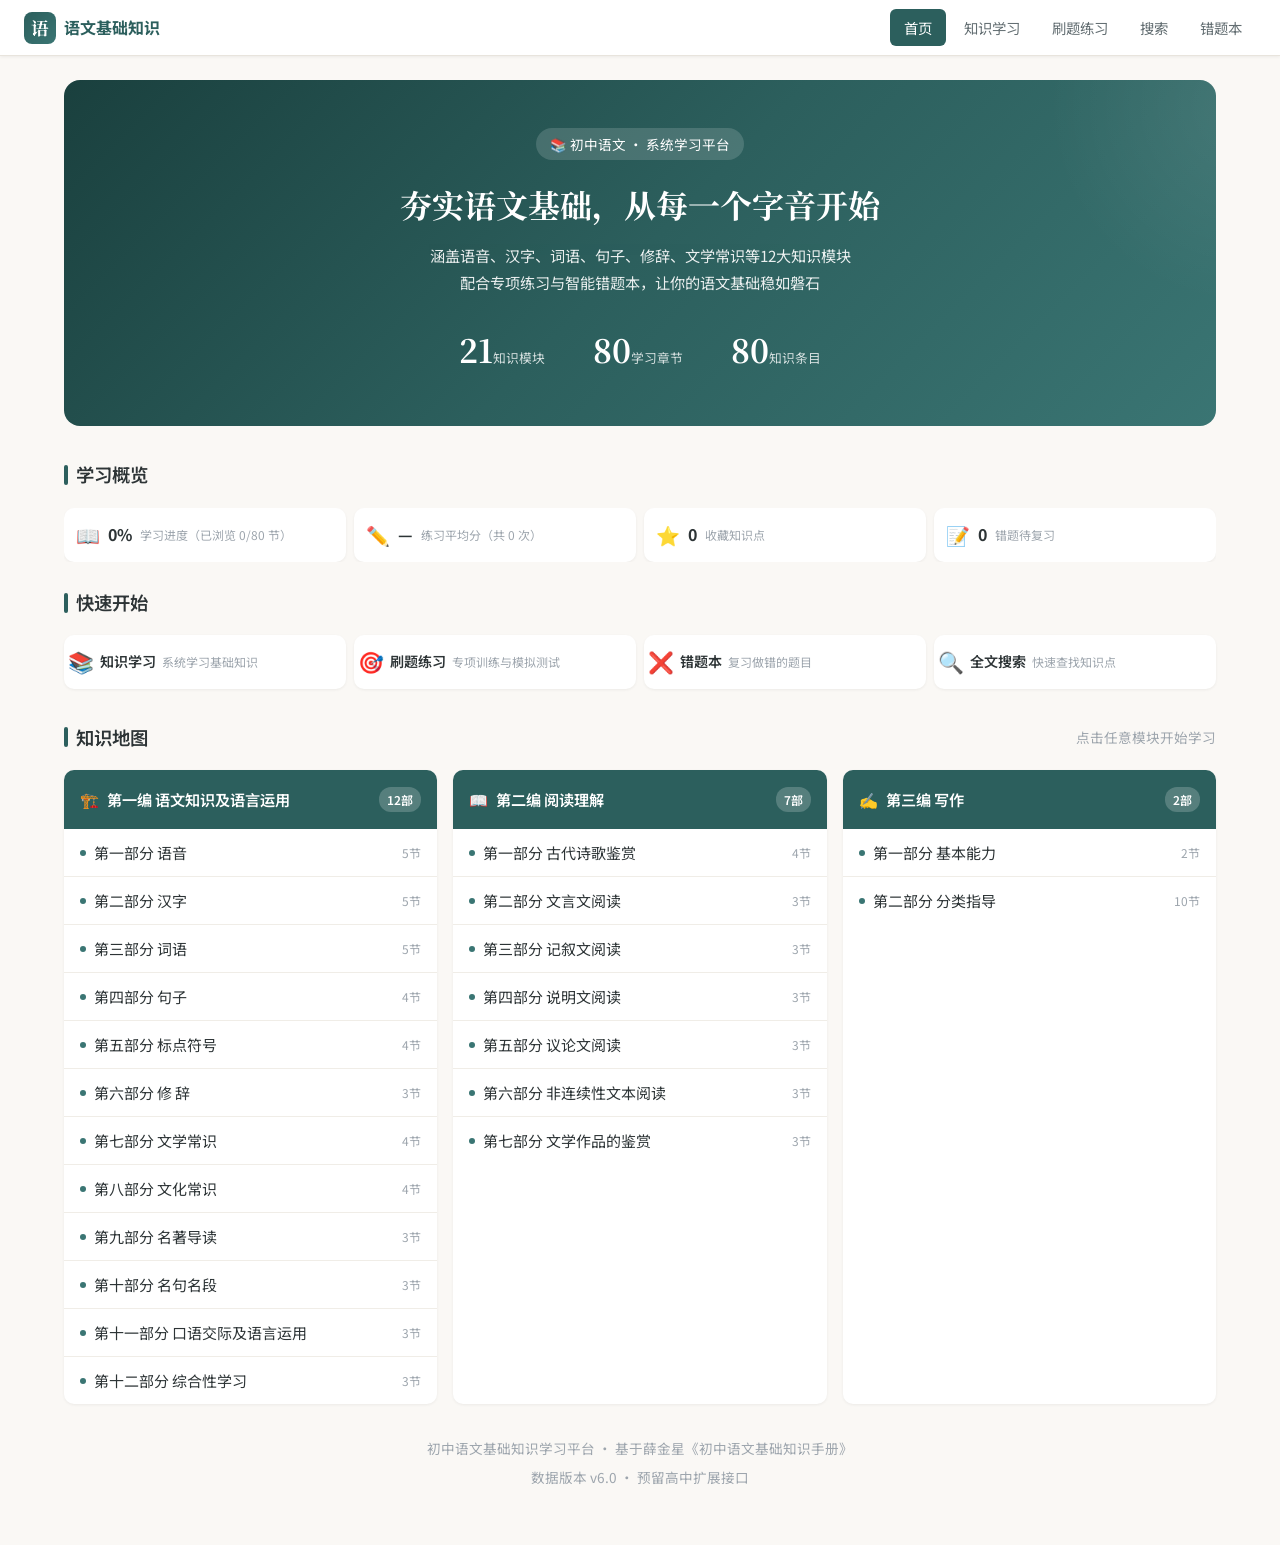
<file: index.html>
<!DOCTYPE html>
<html lang="zh-CN">
<head>
  <meta charset="UTF-8">
  <meta name="viewport" content="width=device-width, initial-scale=1.0">
  <meta http-equiv="Cache-Control" content="no-cache, no-store, must-revalidate">
  <meta http-equiv="Pragma" content="no-cache">
  <meta http-equiv="Expires" content="0">
  <title>初中语文基础知识学习平台</title>
  <meta name="description" content="系统学习初中语文基础知识，涵盖语音、汉字、词语、修辞、文学常识等">
  <link rel="preconnect" href="https://fonts.googleapis.com">
  <link href="https://fonts.googleapis.com/css2?family=Noto+Sans+SC:wght@400;500;600;700&family=Noto+Serif+SC:wght@400;600;700&display=swap" rel="stylesheet">
  <link rel="stylesheet" href="css/style.css?v=20260621c">
</head>
<body>

  <nav class="navbar">
    <div class="navbar__brand">
      <a href="index.html" style="text-decoration:none;display:flex;align-items:center;gap:0.5rem;color:inherit;">
        <div class="navbar__logo">语</div><span>语文基础知识</span>
      </a>
    </div>
    <div class="navbar__nav" id="navbar-nav">
      <a class="navbar__link navbar__link--active" href="index.html">首页</a>
      <a class="navbar__link" href="knowledge.html">知识学习</a>
      <a class="navbar__link" href="practice.html">刷题练习</a>
      <a class="navbar__link" href="search.html">搜索</a>
      <a class="navbar__link" href="errorbook.html">错题本</a>
    </div>
    <button class="navbar__menu-toggle" id="menu-toggle">☰</button>
  </nav>

  <div class="page-container">
    <div class="page-content">

      <!-- Hero -->
      <section class="hero">
        <div class="hero__badge">📚 初中语文 · 系统学习平台</div>
        <h1>夯实语文基础，从每一个字音开始</h1>
        <p>涵盖语音、汉字、词语、句子、修辞、文学常识等12大知识模块<br>配合专项练习与智能错题本，让你的语文基础稳如磐石</p>
        <div class="hero__stats">
          <div class="hero__stat"><span class="hero__stat-num" id="stat-parts">0</span><span class="hero__stat-label">知识模块</span></div>
          <div class="hero__stat"><span class="hero__stat-num" id="stat-sections">0</span><span class="hero__stat-label">学习章节</span></div>
          <div class="hero__stat"><span class="hero__stat-num" id="stat-items">0</span><span class="hero__stat-label">知识条目</span></div>
        </div>
      </section>

      <!-- 学习概览 -->
      <section>
        <div class="section-header">
          <div class="section-title"><span class="section-title__icon"></span><span>学习概览</span></div>
        </div>
        <div class="dashboard">
          <div class="dashboard__card fade-in">
            <div class="dashboard__icon">📖</div>
            <div class="dashboard__value" id="dash-progress">0%</div>
            <div class="dashboard__label" id="dash-progress-label">学习进度</div>
          </div>
          <div class="dashboard__card fade-in">
            <div class="dashboard__icon">✏️</div>
            <div class="dashboard__value" id="dash-score">—</div>
            <div class="dashboard__label" id="dash-score-label">练习平均分</div>
          </div>
          <div class="dashboard__card fade-in">
            <div class="dashboard__icon">⭐</div>
            <div class="dashboard__value" id="dash-bookmark">0</div>
            <div class="dashboard__label" id="dash-bookmark-label">收藏知识点</div>
          </div>
          <div class="dashboard__card fade-in">
            <div class="dashboard__icon">📝</div>
            <div class="dashboard__value" id="dash-error">0</div>
            <div class="dashboard__label" id="dash-error-label">错题待复习</div>
          </div>
        </div>
      </section>

      <!-- 快速入口 -->
      <section>
        <div class="section-header">
          <div class="section-title"><span class="section-title__icon"></span><span>快速开始</span></div>
        </div>
        <div class="quick-entries" id="quick-entries"></div>
      </section>

      <!-- 知识地图 -->
      <section>
        <div class="section-header">
          <div class="section-title"><span class="section-title__icon"></span><span>知识地图</span></div>
          <span style="font-size:0.85rem;color:var(--color-text-tertiary);">点击任意模块开始学习</span>
        </div>
        <div class="knowledge-map">
          <div class="knowledge-map__grid" id="knowledge-map-grid"></div>
        </div>
      </section>

      <footer style="text-align:center;padding:var(--space-xl) 0;color:var(--color-text-tertiary);font-size:0.85rem;">
        <p>初中语文基础知识学习平台 · 基于薛金星《初中语文基础知识手册》</p>
        <p style="margin-top:4px;">数据版本 v6.0 · 预留高中扩展接口</p>
      </footer>

    </div>
  </div>

  <script src="js/data.js?v=20260622a"></script>
  <script src="js/question-bank.js?v=20260621c"></script>
  <script src="js/app.js?v=20260622b"></script>
</body>
</html>
</file>
<file: css/style.css>
/* ============================================
   初中语文基础知识学习网站 - 全局样式
   设计理念：墨色青韵 · 简洁雅致 · 阅读优先
   ============================================ */

/* ---------- Reset ---------- */
*, *::before, *::after { box-sizing: border-box; margin: 0; padding: 0; }
html { scroll-behavior: smooth; -webkit-text-size-adjust: 100%; }
body {
  font-family: 'Noto Sans SC', -apple-system, BlinkMacSystemFont, sans-serif;
  font-size: 15px; line-height: 1.8; color: var(--color-text);
  background: var(--color-bg); -webkit-font-smoothing: antialiased;
}
a { color: inherit; text-decoration: none; }
button { font-family: inherit; cursor: pointer; border: none; background: none; }
input, textarea { font-family: inherit; font-size: inherit; }
img { max-width: 100%; }

/* ---------- CSS Variables ---------- */
:root {
  --nav-height: 64px;
  --color-primary: #2C5F5D;
  --color-primary-dark: #1A403E;
  --color-primary-light: #3A7573;
  --color-primary-lighter: #E8F0EF;
  --color-primary-lightest: #F4F8F7;
  --color-accent: #C75450;
  --color-accent-light: #E07570;
  --color-accent-lighter: #FDF0EF;
  --color-gold: #D4A574;
  --color-gold-light: #E8C9A0;
  --color-gold-lighter: #FAF3E8;
  --color-bg: #FAF8F5;
  --color-surface: #FFFFFF;
  --color-surface-alt: #F9F6F1;
  --color-text: #2D3436;
  --color-text-secondary: #636E72;
  --color-text-tertiary: #9DA5AD;
  --color-border: #E8E4DD;
  --color-border-light: #F0EDE7;
  --shadow-sm: 0 1px 3px rgba(0,0,0,0.06);
  --shadow-md: 0 4px 12px rgba(0,0,0,0.08);
  --shadow-lg: 0 8px 24px rgba(0,0,0,0.10);
  --radius-sm: 6px;
  --radius-md: 10px;
  --radius-lg: 16px;
  --space-xs: 4px; --space-sm: 8px; --space-md: 16px;
  --space-lg: 24px; --space-xl: 32px; --space-2xl: 48px;
  --navbar-h: 56px;
  --sidebar-w: 280px;
  --content-max: 960px;
}

/* ---------- Navbar ---------- */
.navbar {
  height: var(--navbar-h);
  background: var(--color-surface);
  border-bottom: 1px solid var(--color-border);
  display: flex; align-items: center; justify-content: space-between;
  padding: 0 var(--space-lg); position: sticky; top: 0; z-index: 100;
  box-shadow: var(--shadow-sm);
}
.navbar__brand { display: flex; align-items: center; gap: 8px; font-weight: 700; font-size: 1rem; color: var(--color-primary); }
.navbar__brand a { display: flex; align-items: center; gap: 8px; color: inherit; }
.navbar__logo {
  width: 32px; height: 32px; border-radius: 8px;
  background: linear-gradient(135deg, var(--color-primary), var(--color-primary-light));
  color: #fff; display: flex; align-items: center; justify-content: center;
  font-family: 'Noto Serif SC', serif; font-size: 1.1rem; font-weight: 700;
}
.navbar__nav { display: flex; gap: 4px; }
.navbar__link {
  padding: 6px 14px; border-radius: var(--radius-sm); font-size: 0.9rem;
  color: var(--color-text-secondary); transition: all 0.2s; cursor: pointer;
}
.navbar__link:hover { background: var(--color-primary-lighter); color: var(--color-primary); }
.navbar__link--active { background: var(--color-primary); color: #fff; }
.navbar__menu-toggle { display: none; font-size: 1.3rem; color: var(--color-text); }

/* ---------- Layout ---------- */
.page-container { max-width: 1200px; margin: 0 auto; padding: var(--space-lg); }
.page-container--narrow { max-width: var(--content-max); }

/* ---------- Hero ---------- */
.hero {
  background: linear-gradient(135deg, var(--color-primary-dark) 0%, var(--color-primary) 50%, var(--color-primary-light) 100%);
  color: #fff; padding: var(--space-2xl) var(--space-lg); border-radius: var(--radius-lg);
  text-align: center; margin-bottom: var(--space-xl); position: relative; overflow: hidden;
}
.hero::before {
  content: ''; position: absolute; top: -50%; right: -20%; width: 400px; height: 400px;
  background: radial-gradient(circle, rgba(255,255,255,0.08) 0%, transparent 70%);
  border-radius: 50%;
}
.hero__badge { display: inline-flex; align-items: center; gap: 6px; font-size: 0.85rem;
  background: rgba(255,255,255,0.15); padding: 4px 14px; border-radius: 20px; margin-bottom: var(--space-md); }
.hero h1 { font-family: 'Noto Serif SC', serif; font-size: 2rem; font-weight: 700; margin-bottom: var(--space-sm); position: relative; }
.hero p { font-size: 0.95rem; opacity: 0.9; max-width: 600px; margin: 0 auto; position: relative; }
.hero__stats { display: flex; justify-content: center; gap: var(--space-2xl); margin-top: var(--space-lg); position: relative; }
.hero__stat-num { font-size: 2rem; font-weight: 700; font-family: 'Noto Serif SC', serif; }
.hero__stat-label { font-size: 0.8rem; opacity: 0.8; }

/* ---------- Section ---------- */
.section-header { display: flex; align-items: center; justify-content: space-between; margin-bottom: var(--space-md); }
.section-title { display: flex; align-items: center; gap: 8px; font-size: 1.15rem; font-weight: 600; }
.section-title__icon { width: 4px; height: 20px; background: var(--color-primary); border-radius: 2px; }

/* ---------- Dashboard Cards ---------- */
.dashboard { display: flex; gap: var(--space-sm); margin-bottom: var(--space-lg); overflow-x: auto; -webkit-overflow-scrolling: touch; }
.dashboard__card {
  background: var(--color-surface); border-radius: var(--radius-md); padding: 10px 12px;
  box-shadow: var(--shadow-sm); display: flex; align-items: center; gap: 8px;
  transition: box-shadow 0.2s; min-width: 0; flex: 1;
}
.dashboard__card:hover { box-shadow: var(--shadow-md); }
.dashboard__icon { font-size: 1.2rem; flex-shrink: 0; }
.dashboard__value { font-size: 1rem; font-weight: 700; line-height: 1.2; white-space: nowrap; }
.dashboard__label { font-size: 0.75rem; color: var(--color-text-tertiary); white-space: nowrap; }

/* ---------- Quick Entries ---------- */
.quick-entries { display: grid; grid-template-columns: repeat(4, 1fr); gap: var(--space-sm); margin-bottom: var(--space-xl); }
.quick-entry {
  background: var(--color-surface); border-radius: var(--radius-md); padding: var(--space-sm) var(--space-xs);
  text-align: center; box-shadow: var(--shadow-sm); transition: all 0.2s;
  display: flex; flex-direction: row; align-items: center; gap: 6px; cursor: pointer;
}
.quick-entry:hover { box-shadow: var(--shadow-md); transform: translateY(-1px); }
.quick-entry__icon { font-size: 1.3rem; flex-shrink: 0; }
.quick-entry__title { font-weight: 600; font-size: 0.88rem; }
.quick-entry__desc { font-size: 0.75rem; color: var(--color-text-tertiary); }

/* ---------- Knowledge Map ---------- */
.knowledge-map__grid { display: grid; grid-template-columns: repeat(3, 1fr); gap: var(--space-md); }
.km-column {
  background: var(--color-surface); border-radius: var(--radius-md); overflow: hidden;
  box-shadow: var(--shadow-sm);
}
.km-column__header {
  background: var(--color-primary); color: #fff; padding: var(--space-md);
  display: flex; align-items: center; gap: 8px; font-weight: 600; font-size: 0.95rem;
}
.km-column__badge { margin-left: auto; background: rgba(255,255,255,0.2); padding: 2px 8px; border-radius: 12px; font-size: 0.75rem; }
.km-item {
  display: flex; align-items: center; gap: 8px; padding: 10px var(--space-md);
  border-bottom: 1px solid var(--color-border-light); transition: all 0.15s; cursor: pointer;
}
.km-item:last-child { border-bottom: none; }
.km-item:hover { background: var(--color-primary-lightest); }
.km-item__dot { width: 6px; height: 6px; border-radius: 50%; background: var(--color-primary-light); flex-shrink: 0; }

/* ---------- Knowledge Page ---------- */
.knowledge-page { display: flex; min-height: calc(100vh - var(--navbar-h)); }
.sidebar {
  width: var(--sidebar-w); background: var(--color-surface); border-right: 1px solid var(--color-border);
  position: fixed; top: var(--navbar-h); bottom: 0; left: 0; overflow-y: auto; z-index: 50;
}
.sidebar__search { padding: var(--space-md); border-bottom: 1px solid var(--color-border-light); }
.sidebar__search input {
  width: 100%; padding: 8px 12px; border: 1px solid var(--color-border);
  border-radius: var(--radius-sm); font-size: 0.85rem; outline: none;
}
.sidebar__search input:focus { border-color: var(--color-primary); }
.tree-item { user-select: none; }
.tree-node { padding: 8px var(--space-md); font-size: 0.85rem; cursor: pointer; display: flex; align-items: center; gap: 4px; transition: background 0.15s; }
.tree-node:hover { background: var(--color-primary-lightest); }
.tree-node--bian { font-weight: 600; color: var(--color-primary); }
.tree-node--part { padding-left: 28px; color: var(--color-text); }
.tree-node--section { padding-left: 52px; color: var(--color-text-secondary); font-size: 0.82rem; }
.tree-node--active { background: var(--color-primary-lighter); color: var(--color-primary); font-weight: 500; }
.tree-arrow { font-size: 0.7rem; transition: transform 0.2s; display: inline-block; width: 12px; }
.tree-arrow--expanded { transform: rotate(90deg); }
.tree-children { overflow: hidden; }
.sidebar__overlay { display: none; position: fixed; inset: 0; background: rgba(0,0,0,0.3); z-index: 49; }
.sidebar__overlay--visible { display: block; }

.content-area { flex: 1; margin-left: var(--sidebar-w); padding: var(--space-lg); }
.content-wrapper { max-width: var(--content-max); margin: 0 auto; }

.breadcrumb { display: flex; align-items: center; gap: 6px; font-size: 0.82rem; color: var(--color-text-tertiary); margin-bottom: var(--space-md); }
.breadcrumb__sep { color: var(--color-text-tertiary); }
.breadcrumb__item { color: var(--color-text-secondary); }
.breadcrumb__item:hover { color: var(--color-primary); }

.content-header {
  display: flex; align-items: center; justify-content: space-between;
  margin-bottom: var(--space-md); padding-bottom: var(--space-md);
  border-bottom: 2px solid var(--color-primary-lighter);
  scroll-margin-top: var(--nav-height);
}
.content-header h1 { font-family: 'Noto Serif SC', serif; font-size: 1.6rem; color: var(--color-text); }
.content-header__tag { font-size: 0.8rem; color: var(--color-primary); background: var(--color-primary-lighter); padding: 2px 12px; border-radius: 12px; }

.toolbar { display: flex; gap: 8px; margin-bottom: var(--space-md); flex-wrap: wrap; }
.toolbar__btn {
  display: inline-flex; align-items: center; gap: 4px; padding: 6px 14px;
  border: 1px solid var(--color-border); border-radius: var(--radius-sm);
  font-size: 0.82rem; color: var(--color-text-secondary); background: var(--color-surface);
  transition: all 0.15s;
}
.toolbar__btn:hover { border-color: var(--color-primary); color: var(--color-primary); }
.toolbar__btn--active { background: var(--color-primary); color: #fff; border-color: var(--color-primary); }

/* ---------- Content Rendering ---------- */
.content-section { background: var(--color-surface); border-radius: var(--radius-md); padding: var(--space-lg); box-shadow: var(--shadow-sm); }
.content-section h3 { font-family: 'Noto Serif SC', serif; font-size: 1.15rem; color: var(--color-primary); margin: var(--space-md) 0 var(--space-sm); }
.content-section h3:first-child { margin-top: 0; }
.content-section p { margin-bottom: var(--space-sm); text-align: justify; }
.content-section ul, .content-section ol { margin: var(--space-sm) 0 var(--space-sm) var(--space-lg); }
.content-section li { margin-bottom: 4px; }

.subsection { margin-bottom: var(--space-lg); }
.subsection__title {
  font-family: 'Noto Serif SC', serif; font-size: 1.1rem; font-weight: 600;
  color: var(--color-primary); margin-bottom: var(--space-sm);
  padding-left: 12px; border-left: 3px solid var(--color-primary);
}
.sub-item { margin-bottom: var(--space-md); padding: var(--space-md); background: var(--color-surface-alt); border-radius: var(--radius-sm); }
.sub-item__title { font-family: 'Noto Serif SC', serif; font-size: 1.1rem; font-weight: 700; color: var(--color-primary); margin: var(--space-md) 0 6px; text-indent: 2em; scroll-margin-top: var(--nav-height); }
.content-subtitle { font-family: 'Noto Serif SC', serif; font-size: 1.05rem; font-weight: 600; color: var(--color-text); margin: var(--space-sm) 0 4px; text-indent: 2em; }

/* Poem / Quote cards (名句名段) */
.items-list { display: grid; grid-template-columns: repeat(auto-fill, minmax(260px, 1fr)); gap: var(--space-md); margin-top: var(--space-md); }
.poem-card {
  background: var(--color-surface); border: 1px solid var(--color-border-light); border-radius: var(--radius-md);
  padding: var(--space-md); transition: box-shadow 0.2s, border-color 0.2s;
}
.poem-card:hover { box-shadow: var(--shadow-md); border-color: var(--color-primary-light); }
.poem-card__head { display: flex; align-items: baseline; gap: 6px; flex-wrap: wrap; margin-bottom: var(--space-sm); padding-bottom: 6px; border-bottom: 1px dashed var(--color-border); }
.poem-card__title { font-family: 'Noto Serif SC', serif; font-size: 1rem; font-weight: 600; color: var(--color-primary); }
.poem-card__meta { font-size: 0.78rem; color: var(--color-text-tertiary); margin-left: auto; }
.poem-card__content { font-family: 'Noto Serif SC', serif; font-size: 0.92rem; line-height: 1.85; color: var(--color-text); white-space: pre-wrap; }
.poem-card__quotes { list-style: none; margin: 0; padding: 0; }
.poem-card__quotes li { font-size: 0.88rem; line-height: 1.75; color: var(--color-text); padding: 6px 0; border-bottom: 1px dashed var(--color-border-light); }
.poem-card__quotes li:last-child { border-bottom: none; }
.poem-card__quotes li::before { content: '“'; color: var(--color-gold); font-family: 'Noto Serif SC', serif; margin-right: 2px; }

/* Word groups (实词/虚词/成语辨析) */
.word-groups { margin-top: var(--space-md); }
.word-groups__letter {
  display: inline-block; font-weight: 700; font-size: 0.95rem; color: var(--color-primary);
  background: var(--color-primary-lighter); padding: 2px 12px; border-radius: var(--radius-sm);
  margin: var(--space-md) 0 var(--space-sm);
}
.word-groups__letter:first-child { margin-top: 0; }
.word-groups__list { list-style: none; margin: 0; padding: 0; }
.word-groups__item {
  padding: var(--space-sm) var(--space-md); margin-bottom: var(--space-xs);
  background: var(--color-surface-alt); border-radius: var(--radius-sm);
  border-left: 3px solid var(--color-primary-light);
}
.content-text { font-family: 'Noto Serif SC', 'Noto Sans SC', serif; font-size: 0.95rem; line-height: 1.85; text-indent: 2em; text-align: justify; }
.content-text--option { display: flex; align-items: center; justify-content: center; gap: 8px; text-indent: 0; font-size: 1.1rem; font-weight: 600; padding: 8px 0; }
.content-text--option .content-image { display: inline-block; max-height: 100px; border-radius: 4px; }
.content-image { display: block; max-width: 180px; max-height: 120px; margin: 8px auto 4px; border-radius: 4px; }
.word-groups__item .content-text { font-size: 0.9rem; line-height: 1.75; }

/* Pinyin */
.pinyin { font-size: 0.7em; color: var(--color-text-tertiary); display: block; line-height: 1.4; margin-bottom: 2px; }

/* Tables */
.data-table { width: 100%; border-collapse: collapse; font-size: 0.88rem; margin: var(--space-md) 0; table-layout: fixed; }
.data-table th { background: var(--color-primary); color: #fff; padding: 8px 12px; text-align: left; font-weight: 500; white-space: nowrap; }
.data-table td { padding: 8px 12px; border-bottom: 1px solid var(--color-border-light); word-break: break-all; }
.data-table tr:nth-child(even) { background: var(--color-surface-alt); }
.data-table tr:hover { background: var(--color-primary-lightest); }
.table-pagination { display: flex; align-items: center; justify-content: center; gap: 6px; margin-top: var(--space-md); flex-wrap: wrap; }
.table-pagination button {
  min-width: 32px; height: 32px; border: 1px solid var(--color-border); border-radius: var(--radius-sm);
  font-size: 0.82rem; color: var(--color-text-secondary); background: var(--color-surface); transition: all 0.15s;
}
.table-pagination button:hover:not(:disabled) { border-color: var(--color-primary); color: var(--color-primary); }
.table-pagination button:disabled { opacity: 0.4; cursor: not-allowed; }
.table-pagination button.active { background: var(--color-primary); color: #fff; border-color: var(--color-primary); }
.table-pagination__info { font-size: 0.82rem; color: var(--color-text-tertiary); margin: 0 var(--space-sm); }
.table-pagination__dots { font-size: 0.82rem; color: var(--color-text-tertiary); padding: 0 4px; user-select: none; }

/* 滚动锚点偏移（兼容桌面/手机，由 --nav-height 控制） */
.voice-section-wrapper { scroll-margin-top: var(--nav-height); }

/* Letter Group List (按字母分组的词语列表，如容易读错的成语) */
.letter-list { margin-top: var(--space-md); }
.letter-group { margin-bottom: var(--space-lg); }
.letter-group__label {
  display: inline-block; font-weight: 700; font-size: 1.1rem; color: var(--color-primary);
  background: var(--color-primary-lighter); padding: 2px 14px; border-radius: var(--radius-sm);
  margin-bottom: var(--space-sm);
}
.letter-group__items { display: flex; flex-wrap: wrap; gap: 8px; }
.letter-group__item {
  font-size: 0.9rem; padding: 5px 12px;
  background: var(--color-surface); border: 1px solid var(--color-border-light);
  border-radius: var(--radius-sm); transition: all 0.15s;
}
.letter-group__item:hover {
  background: var(--color-primary-lightest); border-color: var(--color-primary-light);
  transform: translateY(-1px);
}

/* Mnemonic List (巧记多音多义字，12条/页，彩色圆圈序号) */
.mnemonic-list { display: flex; flex-direction: column; gap: 6px; }
.mnemonic-list__item {
  display: flex; gap: 10px; align-items: flex-start;
  padding: 8px 12px;
  background: var(--color-surface-alt);
  border-radius: var(--radius-sm);
  border-left: 3px solid var(--color-primary-light);
  transition: all 0.15s;
}
.mnemonic-list__item:hover { background: var(--color-primary-lightest); border-left-color: var(--color-primary); }
.mnemonic-num {
  flex-shrink: 0; width: 26px; height: 26px; border-radius: 50%;
  background: var(--color-primary); color: #fff;
  font-size: 0.78rem; font-weight: 700;
  display: flex; align-items: center; justify-content: center;
  margin-top: 2px;
}
.mnemonic-content { font-size: 0.92rem; line-height: 1.7; }
.mnemonic-list__item:hover { background: var(--color-primary-lightest); border-left-color: var(--color-primary); }

/* Compact Tags (词语+拼音类大表流式排版) */
.compact-grid {
  display: flex;
  flex-wrap: wrap;
  gap: 6px 10px;
  margin: var(--space-md) 0;
  align-items: flex-start;
}
.compact-tag {
  display: inline-flex;
  align-items: center;
  padding: 3px 8px;
  font-family: 'Noto Serif SC', serif;
  font-size: 0.95rem; font-weight: 500;
  color: var(--color-text);
  border-radius: 4px;
  cursor: default;
  transition: background 0.12s, color 0.12s;
  line-height: 1.6;
}
.compact-tag:hover {
  background: var(--color-primary-lightest);
  color: var(--color-primary);
}
.compact-grid__cell--header {
  width: 100%;
  font-weight: 700; font-size: 1rem; color: var(--color-primary);
  background: var(--color-primary-lighter);
  display: flex; align-items: center;
  justify-content: center; padding: 8px 14px; margin: 4px 0;
  border-radius: 6px;
}
.compact-grid__note {
  display: inline-flex;
  align-items: center;
  font-size: 0.85rem; color: var(--color-text-secondary);
  padding: 3px 10px; margin: 2px 0;
  background: var(--color-gold-lighter);
  border-left: 3px solid var(--color-gold);
  border-radius: var(--radius-sm);
  line-height: 1.6;
}
@media (max-width: 768px) {
  :root { --nav-height: 56px; }
  .compact-grid { gap: 4px 8px; }
  .compact-tag { font-size: 0.85rem; padding: 2px 6px; }
  .data-table { font-size: 0.78rem; table-layout: auto; }
  .data-table td { padding: 6px 8px; }
  .data-table tr { display: block; padding: 6px 0; border-bottom: 1px solid var(--color-border-light); }
  .data-table th { display: none; }
}

/* Highlight */
.highlight { background: #FFF3B0; padding: 1px 3px; border-radius: 2px; }
.highlight-accent { background: var(--color-accent-lighter); color: var(--color-accent); font-weight: 600; }
.kao-point { background: var(--color-gold-lighter); border-left: 3px solid var(--color-gold); padding: 4px 8px; margin: 4px 0; display: inline-block; font-size: 0.8rem; color: var(--color-text-secondary); }

/* Notes */
.note-area { margin-top: var(--space-lg); background: var(--color-gold-lighter); border-radius: var(--radius-md); padding: var(--space-md); }
.note-area h4 { font-size: 0.9rem; color: var(--color-text-secondary); margin-bottom: 8px; }
.note-area textarea { width: 100%; min-height: 80px; border: 1px solid var(--color-border); border-radius: var(--radius-sm); padding: 8px 12px; resize: vertical; outline: none; }
.note-area textarea:focus { border-color: var(--color-primary); }
.note-area__hint { font-size: 0.75rem; color: var(--color-text-tertiary); margin-top: 4px; }

/* Nav buttons */
.nav-buttons { display: flex; justify-content: space-between; margin-top: var(--space-xl); gap: var(--space-md); }
.nav-btn {
  display: flex; align-items: center; gap: 6px; padding: 10px var(--space-md);
  border: 1px solid var(--color-border); border-radius: var(--radius-sm);
  font-size: 0.85rem; color: var(--color-text-secondary); transition: all 0.15s;
}
.nav-btn:hover:not(:disabled) { border-color: var(--color-primary); color: var(--color-primary); }
.nav-btn:disabled { opacity: 0.4; cursor: not-allowed; }

/* ---------- Practice Page ---------- */
.practice-header { text-align: center; margin-bottom: var(--space-xl); }
.practice-header h1 { font-family: 'Noto Serif SC', serif; font-size: 1.8rem; margin-bottom: 8px; }

.mode-grid { display: flex; flex-wrap: wrap; gap: 8px; margin-bottom: var(--space-md); }
.mode-card {
  background: var(--color-surface); border-radius: var(--radius-sm); padding: 10px 16px;
  text-align: center; box-shadow: var(--shadow-sm); cursor: pointer; transition: all 0.2s;
  border: 2px solid transparent; flex: 1 1 auto; min-width: 140px;
  display: flex; align-items: center; justify-content: center; gap: 8px;
}
.mode-card:hover { box-shadow: var(--shadow-md); border-color: var(--color-primary-light); }
.mode-card--active { border-color: var(--color-primary); background: var(--color-primary-lightest); }
.mode-card__icon { font-size: 1.3rem; margin: 0; }
.mode-card__title { font-weight: 600; font-size: 0.9rem; margin: 0; }
.mode-card__desc { display: none; }

.config-panel { background: var(--color-surface); border-radius: var(--radius-md); padding: var(--space-lg); box-shadow: var(--shadow-sm); margin-bottom: var(--space-xl); }
.config-row { display: flex; align-items: center; gap: var(--space-md); margin-bottom: var(--space-md); flex-wrap: wrap; }
.config-label { font-weight: 600; min-width: 80px; font-size: 0.9rem; }
.chip-group { display: flex; gap: 6px; flex-wrap: wrap; }
.chip {
  padding: 4px 14px; border: 1px solid var(--color-border); border-radius: 16px;
  font-size: 0.82rem; color: var(--color-text-secondary); cursor: pointer; transition: all 0.15s;
}
.chip:hover { border-color: var(--color-primary); }
.chip--active { background: var(--color-primary); color: #fff; border-color: var(--color-primary); }
.chip--easy { background: #E8F5E9; color: #2E7D32; border-color: #C8E6C9; }
.chip--medium { background: #FFF3E0; color: #E65100; border-color: #FFE0B2; }
.chip--hard { background: #FFEBEE; color: #C62828; border-color: #FFCDD2; }

.btn-primary {
  display: inline-flex; align-items: center; gap: 6px; padding: 10px var(--space-lg);
  background: var(--color-primary); color: #fff; border-radius: var(--radius-sm);
  font-size: 0.9rem; font-weight: 500; transition: all 0.2s; cursor: pointer; border: none;
}
.btn-primary:hover { background: var(--color-primary-dark); }
.btn-secondary {
  display: inline-flex; align-items: center; gap: 6px; padding: 10px var(--space-lg);
  background: var(--color-surface); color: var(--color-text); border: 1px solid var(--color-border);
  border-radius: var(--radius-sm); font-size: 0.9rem; transition: all 0.2s; cursor: pointer;
}
.btn-secondary:hover { border-color: var(--color-primary); color: var(--color-primary); }
.btn-accent { background: var(--color-accent); }
.btn-accent:hover { background: var(--color-accent-light); }

/* Quiz */
.quiz-container { max-width: 720px; margin: 0 auto; }
.quiz-progress-bar { height: 6px; background: var(--color-border); border-radius: 3px; overflow: hidden; margin-bottom: var(--space-md); }
.quiz-progress-fill { height: 100%; background: var(--color-primary); border-radius: 3px; transition: width 0.3s; }
.quiz-info { display: flex; justify-content: space-between; font-size: 0.82rem; color: var(--color-text-tertiary); margin-bottom: var(--space-lg); }

.question-card { background: var(--color-surface); border-radius: var(--radius-md); padding: var(--space-lg); box-shadow: var(--shadow-sm); margin-bottom: var(--space-md); }
.question-card__type { display: inline-block; font-size: 0.75rem; padding: 2px 10px; border-radius: 12px; margin-bottom: var(--space-sm); }
.question-card__type--pinyin { background: var(--color-primary-lighter); color: var(--color-primary); }
.question-card__type--char { background: var(--color-accent-lighter); color: var(--color-accent); }
.question-card__type--idiom { background: var(--color-gold-lighter); color: #8B6914; }
.question-card__type--rhetoric { background: #E3F2FD; color: #1565C0; }
.question-card__type--literature { background: #F3E5F5; color: #7B1FA2; }
.question-card__type--quote { background: #E0F2F1; color: #00695C; }
.question-card__type--sentence { background: #FFF3E0; color: #E65100; }
.question-card__type--word_usage { background: var(--color-gold-lighter); color: #8B6914; }
.question-card__type--pinyin_char { background: #F3E5F5; color: #6A1B9A; }
.question-card__type--punctuation { background: #E0F7FA; color: #00838F; }
.question-card__type--culture { background: #FFF8E1; color: #BF360C; }
.question-card__type--recitation { background: #E0F2F1; color: #00695C; }
.question-card__type--classics_reading { background: #FCE4EC; color: #AD1457; }
.question-card__type--language_practice { background: #E8EAF6; color: #283593; }
.question-card__tag { display: inline-block; font-size: 0.7rem; padding: 2px 8px; border-radius: 10px; margin-left: 6px; background: #ECEFF1; color: #455A64; }
.question-card__difficulty { float: right; font-size: 0.75rem; padding: 2px 8px; border-radius: 10px; }
.question-card__difficulty--easy { background: #E8F5E9; color: #2E7D32; }
.question-card__difficulty--medium { background: #FFF3E0; color: #E65100; }
.question-card__difficulty--hard { background: #FFEBEE; color: #C62828; }
.question-card__text { font-size: 1.05rem; line-height: 1.8; margin-bottom: var(--space-md); }
.question-card__text .blank { display: inline-block; min-width: 80px; border-bottom: 2px solid var(--color-primary); margin: 0 4px; text-align: center; }

.options { display: flex; flex-direction: column; gap: 8px; }
.option {
  display: flex; align-items: center; gap: 10px; padding: 10px var(--space-md);
  border: 1px solid var(--color-border); border-radius: var(--radius-sm);
  cursor: pointer; transition: border-color 0.2s, background 0.2s; font-size: 0.92rem;
}
.option:hover { border-color: var(--color-primary); background: var(--color-primary-lightest); }
.option--selected { border-color: var(--color-primary); background: var(--color-primary-lighter); }
.option--correct { border-color: #4CAF50; background: #E8F5E9; }
.option--wrong { border-color: var(--color-accent); background: var(--color-accent-lighter); }
.option__label { width: 28px; height: 28px; border-radius: 50%; border: 1px solid var(--color-border);
  display: flex; align-items: center; justify-content: center; font-size: 0.82rem; font-weight: 600; flex-shrink: 0; }
.option--selected .option__label { background: var(--color-primary); color: #fff; border-color: var(--color-primary); }
.option--correct .option__label { background: #4CAF50; color: #fff; border-color: #4CAF50; }
.option--wrong .option__label { background: var(--color-accent); color: #fff; border-color: var(--color-accent); }

.fill-input { width: 100%; padding: 10px 14px; border: 1px solid var(--color-border); border-radius: var(--radius-sm); font-size: 1rem; outline: none; }
.fill-input:focus { border-color: var(--color-primary); }
.fill-input--correct { border-color: #4CAF50; background: #E8F5E9; }
.fill-input--wrong { border-color: var(--color-accent); background: var(--color-accent-lighter); }

.answer-explanation { margin-top: var(--space-md); padding: var(--space-md); background: var(--color-surface-alt); border-radius: var(--radius-sm); border-left: 3px solid var(--color-primary); }
.answer-explanation__label { font-weight: 600; font-size: 0.85rem; color: var(--color-primary); margin-bottom: 4px; }
.answer-explanation__text { font-size: 0.88rem; color: var(--color-text-secondary); }

.quiz-actions { display: flex; justify-content: center; gap: var(--space-md); margin-top: var(--space-lg); }

/* Results */
.results-card { background: var(--color-surface); border-radius: var(--radius-md); padding: var(--space-2xl); box-shadow: var(--shadow-sm); text-align: center; max-width: 480px; margin: 0 auto; }
.results-score { font-size: 3rem; font-weight: 700; font-family: 'Noto Serif SC', serif; color: var(--color-primary); }
.results-score--pass { color: #4CAF50; }
.results-score--fail { color: var(--color-accent); }
.results-stats { display: flex; justify-content: center; gap: var(--space-xl); margin: var(--space-lg) 0; }
.results-stat__num { font-size: 1.5rem; font-weight: 700; }
.results-stat__label { font-size: 0.8rem; color: var(--color-text-tertiary); }

/* ---------- Search Page ---------- */
.search-box { max-width: 640px; margin: 0 auto var(--space-xl); }
.search-input-wrapper { position: relative; }
.search-input {
  width: 100%; padding: 12px 48px 12px var(--space-md); font-size: 1rem;
  border: 2px solid var(--color-border); border-radius: var(--radius-md); outline: none; transition: border-color 0.2s;
}
.search-input:focus { border-color: var(--color-primary); }
.search-btn {
  position: absolute; right: 8px; top: 50%; transform: translateY(-50%);
  width: 36px; height: 36px; border-radius: var(--radius-sm);
  background: var(--color-primary); color: #fff; display: flex; align-items: center; justify-content: center;
}
.search-filters { display: flex; gap: 6px; justify-content: center; margin-bottom: var(--space-lg); flex-wrap: wrap; }

.search-results { max-width: 800px; margin: 0 auto; }
.search-result { background: var(--color-surface); border-radius: var(--radius-md); padding: var(--space-md); box-shadow: var(--shadow-sm); margin-bottom: var(--space-sm); cursor: pointer; transition: all 0.15s; }
.search-result:hover { box-shadow: var(--shadow-md); }
.search-result__path { font-size: 0.78rem; color: var(--color-text-tertiary); margin-bottom: 4px; }
.search-result__title { font-weight: 600; font-size: 0.95rem; margin-bottom: 4px; color: var(--color-primary); }
.search-result__snippet { font-size: 0.85rem; color: var(--color-text-secondary); line-height: 1.6; }
.search-empty { text-align: center; padding: var(--space-2xl); color: var(--color-text-tertiary); }

/* ---------- Error Book ---------- */
.error-list { max-width: 720px; margin: 0 auto; }
.error-item { background: var(--color-surface); border-radius: var(--radius-md); padding: var(--space-md); box-shadow: var(--shadow-sm); margin-bottom: var(--space-sm); }
.error-item__header { display: flex; align-items: center; justify-content: space-between; margin-bottom: 8px; }
.error-item__type { font-size: 0.75rem; padding: 2px 8px; border-radius: 10px; background: var(--color-accent-lighter); color: var(--color-accent); }
.error-item__time { font-size: 0.75rem; color: var(--color-text-tertiary); }
.error-item__question { font-size: 0.9rem; margin-bottom: 6px; }
.error-item__answer { font-size: 0.82rem; color: var(--color-text-secondary); }
.error-item__answer--correct { color: #4CAF50; }
.error-item__answer--wrong { color: var(--color-accent); text-decoration: line-through; }
.error-item__actions { display: flex; gap: 8px; margin-top: 8px; }
.error-item__btn { padding: 4px 10px; font-size: 0.78rem; border: 1px solid var(--color-border); border-radius: var(--radius-sm); cursor: pointer; }
.error-item__btn:hover { border-color: var(--color-primary); color: var(--color-primary); }

/* ---------- Bookmarks ---------- */
.bookmark-item { background: var(--color-surface); border-radius: var(--radius-md); padding: var(--space-md); box-shadow: var(--shadow-sm); margin-bottom: var(--space-sm); display: flex; align-items: center; gap: var(--space-md); }
.bookmark-item__icon { font-size: 1.2rem; }
.bookmark-item__info { flex: 1; }
.bookmark-item__title { font-weight: 600; font-size: 0.9rem; }
.bookmark-item__path { font-size: 0.78rem; color: var(--color-text-tertiary); }

/* ---------- Common ---------- */
.fade-in { animation: fadeIn 0.25s ease-out; }
@keyframes fadeIn { from { opacity: 0; } to { opacity: 1; } }

.loading { display: flex; align-items: center; justify-content: center; padding: var(--space-2xl); color: var(--color-text-tertiary); }
.loading__spinner { width: 32px; height: 32px; border: 3px solid var(--color-border); border-top-color: var(--color-primary); border-radius: 50%; animation: spin 0.8s linear infinite; margin-right: var(--space-md); }
@keyframes spin { to { transform: rotate(360deg); } }

.empty-state { text-align: center; padding: var(--space-2xl); color: var(--color-text-tertiary); }
.empty-state__icon { font-size: 3rem; margin-bottom: var(--space-md); opacity: 0.5; }
.empty-state__text { font-size: 0.9rem; }

.back-to-top {
  position: fixed; right: var(--space-lg); bottom: var(--space-lg);
  width: 44px; height: 44px; border-radius: 50%; background: var(--color-primary);
  color: #fff; font-size: 1.2rem; display: flex; align-items: center; justify-content: center;
  box-shadow: var(--shadow-lg); cursor: pointer; opacity: 0; transition: opacity 0.3s; z-index: 90; pointer-events: none;
}
.back-to-top--visible { opacity: 1; pointer-events: auto; }

.sidebar-toggle { display: none; position: fixed; left: var(--space-md); bottom: var(--space-md); background: var(--color-primary); color: #fff; cursor: pointer; box-shadow: var(--shadow-lg); align-items: center; justify-content: center; gap: 6px; font-size: 0.82rem; font-weight: 500; z-index: 999; padding: 8px 14px; border-radius: 22px; border: none; white-space: nowrap; line-height: 1.2; }

/* ---------- Stage Selector (高中扩展预留) ---------- */
.stage-selector { display: inline-flex; border: 1px solid var(--color-border); border-radius: var(--radius-sm); overflow: hidden; }
.stage-selector__btn { padding: 4px 12px; font-size: 0.82rem; color: var(--color-text-secondary); transition: all 0.15s; }
.stage-selector__btn--active { background: var(--color-primary); color: #fff; }
.stage-selector__btn:disabled { opacity: 0.4; cursor: not-allowed; }

/* ---------- Responsive ---------- */
@media (max-width: 968px) {
  .dashboard { flex-wrap: wrap; }
  .dashboard__card { flex: 1 1 calc(50% - 6px); min-width: 0; }
  .quick-entries { grid-template-columns: repeat(2, 1fr); }
  .knowledge-map__grid { grid-template-columns: 1fr; }
  .mode-card { min-width: 120px; }
}
@media (max-width: 768px) {
  .navbar { padding: 0 var(--space-md); }
  .navbar__nav { display: none; position: absolute; top: var(--navbar-h); left: 0; right: 0; background: var(--color-surface); flex-direction: column; padding: var(--space-md); box-shadow: var(--shadow-md); gap: 4px; }
  .navbar__nav--open { display: flex; }
  .navbar__menu-toggle { display: block; }
  .hero h1 { font-size: 1.4rem; }
  .hero__stats { gap: var(--space-lg); }
  .hero__stat-num { font-size: 1.4rem; }
  .page-container { padding: var(--space-md); }
  .sidebar { transform: translateX(-100%); transition: transform 0.3s; }
  .sidebar--open { transform: translateX(0); }
  .content-area { margin-left: 0; padding: var(--space-md); }
  .sidebar-toggle { display: flex; }
  .dashboard { flex-wrap: wrap; }
  .dashboard__card { flex: 1 1 calc(50% - 6px); min-width: 0; }
  .mode-card { min-width: 100px; }
  .content-header h1 { font-size: 1.3rem; }
  .question-card__text { font-size: 0.95rem; }
  .results-score { font-size: 2.2rem; }
  .results-stats { gap: var(--space-md); }
}
@media (max-width: 480px) {
  .dashboard { flex-direction: column; }
  .dashboard__card { flex: none; }
  .quick-entries { grid-template-columns: 1fr; }
  .mode-card { min-width: 100%; }
  .hero__stats { flex-wrap: wrap; gap: var(--space-md); }
}

/* ---------- 带释义词语 Tooltip ---------- */

/* ---------- 字母选择器 ---------- */
.alpha-selector {
  display: flex;
  flex-wrap: wrap;
  gap: 4px;
  margin-bottom: var(--space-md);
  padding: 10px 12px;
  position: sticky;
  top: var(--navbar-h);
  z-index: 30;
  background: var(--color-bg);
  border-bottom: 1px solid var(--color-border-light);
}

/* 限制字母选择器的 sticky 范围不跨出所属章节 */
.voice-section-wrapper {
  overflow: clip;
}
.alpha-selector__btn {
  width: 32px;
  height: 32px;
  border: 1px solid var(--color-border);
  border-radius: var(--radius-sm);
  font-size: 0.82rem;
  font-weight: 600;
  color: var(--color-text-secondary);
  background: var(--color-surface);
  cursor: pointer;
  transition: all 0.15s;
  display: flex;
  align-items: center;
  justify-content: center;
}
.alpha-selector__btn:hover:not(:disabled) {
  border-color: var(--color-primary);
  color: var(--color-primary);
  background: var(--color-primary-lightest);
}
.alpha-selector__btn--active {
  background: var(--color-primary);
  color: #fff;
  border-color: var(--color-primary);
}
.alpha-selector__btn--empty {
  opacity: 0.25;
  cursor: default;
}
.alpha-info {
  font-size: 0.82rem;
  color: var(--color-text-tertiary);
  margin-bottom: 12px;
}
/* ---------- 多音字网格布局（统一列宽，分页） ---------- */
.polyphone-table {
  margin: 8px 0;
  display: flex;
  flex-direction: column;
  gap: 2px;
}
.polyphone-row {
  display: flex;
  align-items: stretch;
  background: var(--color-surface);
  border: 1px solid var(--color-border-light);
  border-radius: var(--radius-sm);
  overflow: hidden;
}
.polyphone-row:nth-child(even) {
  background: var(--color-surface-alt);
}
.polyphone-row__char {
  width: 40px;
  min-width: 40px;
  display: flex;
  align-items: center;
  justify-content: center;
  font-family: 'Noto Serif SC', serif;
  font-size: 1.15rem;
  font-weight: 700;
  color: #fff;
  background: var(--color-primary);
  padding-top: 2px;
}
.polyphone-row__cols {
  flex: 1;
  display: grid;
  grid-template-columns: repeat(auto-fill, minmax(240px, 1fr));
}
.polyphone-item {
  display: inline-flex;
  align-items: baseline;
  gap: 6px;
  font-size: 0.88rem;
  line-height: 1.6;
  padding: 5px 12px 5px 10px;
  border-right: 1px solid var(--color-border-light);
}
.polyphone-item:nth-last-child(2) { border-right: none; }
.polyphone-item:last-child { border-right: none; }
.polyphone-item__num {
  width: 24px;
  flex-shrink: 0;
  font-weight: 700;
  color: var(--color-accent);
  font-size: 0.78rem;
}
.polyphone-item__pinyin {
  width: 56px;
  flex-shrink: 0;
  font-style: italic;
  color: var(--color-text-secondary);
  font-size: 0.82rem;
  overflow: hidden;
  text-overflow: ellipsis;
  white-space: nowrap;
}
.polyphone-item__words {
  color: var(--color-text);
}

/* ---------- 字母选择器响应式 ---------- */
@media (max-width: 768px) {
  .alpha-selector { gap: 2px; }
  .alpha-selector__btn { width: 28px; height: 28px; font-size: 0.75rem; }
}

/* ---------- 字母组内分页器 ---------- */
.voice-pagination {
  display: flex;
  align-items: center;
  justify-content: center;
  gap: 6px;
  margin-top: 8px;
  margin-bottom: 4px;
  flex-wrap: wrap;
}
.voice-pagination__info {
  font-size: 0.8rem;
  color: var(--color-text-tertiary);
  margin-right: 8px;
}
.voice-pagination__btns {
  display: flex;
  gap: 6px;
  align-items: center;
  flex-wrap: wrap;
}
.voice-pagination button {
  min-width: 30px;
  height: 30px;
  border: 1px solid var(--color-border);
  border-radius: var(--radius-sm);
  font-size: 0.8rem;
  color: var(--color-text-secondary);
  background: var(--color-surface);
  cursor: pointer;
  transition: all 0.15s;
  display: flex;
  align-items: center;
  justify-content: center;
  padding: 0 8px;
}
.voice-pagination button:hover:not(:disabled) {
  border-color: var(--color-primary);
  color: var(--color-primary);
}
.voice-pagination button:disabled {
  opacity: 0.35;
  cursor: not-allowed;
}
.voice-pagination button.active {
  background: var(--color-primary);
  color: #fff;
  border-color: var(--color-primary);
}
.word-has-def {
  background: #FFECB3;
  cursor: help;
  position: relative;
  border-radius: 3px;
  transition: background 0.15s;
}
.word-has-def:hover {
  background: #FFE082;
}
/* 释义提示浮层 */
.word-has-def::after {
  content: attr(data-tooltip);
  position: absolute;
  bottom: calc(100% + 6px);
  left: 50%;
  transform: translateX(-50%);
  background: var(--color-text);
  color: #fff;
  padding: 5px 10px;
  border-radius: 6px;
  font-size: 0.82rem;
  font-family: 'Noto Sans SC', -apple-system, BlinkMacSystemFont, sans-serif;
  white-space: nowrap;
  z-index: 200;
  opacity: 0;
  pointer-events: none;
  transition: opacity 0.18s;
  box-shadow: var(--shadow-md);
}
.word-has-def::before {
  content: '';
  position: absolute;
  bottom: calc(100% + 1px);
  left: 50%;
  transform: translateX(-50%);
  border: 5px solid transparent;
  border-top-color: var(--color-text);
  z-index: 200;
  opacity: 0;
  pointer-events: none;
  transition: opacity 0.18s;
}
.word-has-def:hover::after,
.word-has-def:hover::before {
  opacity: 1;
}
/* 移动端点击显示 */
.word-has-def--active::after,
.word-has-def--active::before {
  opacity: 1;
}

/* ---------- 选词弹窗 ---------- */
.selection-popup {
  position: fixed;
  z-index: 1000;
  display: none;
  flex-direction: row;
  gap: 0;
  background: var(--color-surface);
  border: 1px solid var(--color-border);
  border-radius: var(--radius-md);
  box-shadow: var(--shadow-lg);
  overflow: hidden;
  opacity: 0;
  transition: opacity 0.2s;
}
.selection-popup--visible {
  opacity: 1;
}
.selection-popup__item {
  display: block;
  padding: 8px 14px;
  font-size: 0.82rem;
  color: var(--color-text);
  cursor: pointer;
  transition: background 0.15s;
  white-space: nowrap;
  text-decoration: none;
  border-right: 1px solid var(--color-border-light);
}
.selection-popup__item:last-child {
  border-right: none;
}
.selection-popup__item:hover {
  background: var(--color-primary-lightest);
  color: var(--color-primary);
}

/* ---------- 词典面板（iframe 弹窗） ---------- */
.dict-overlay {
  position: fixed;
  inset: 0;
  z-index: 1500;
  background: rgba(0, 0, 0, 0.3);
  opacity: 0;
  transition: opacity 0.25s;
}
.dict-overlay--visible { opacity: 1; }

.dict-panel {
  position: fixed;
  top: 50%;
  left: 50%;
  transform: translate(-50%, -50%) scale(0.95);
  z-index: 1600;
  width: 90%;
  max-width: 720px;
  height: 80vh;
  max-height: 640px;
  background: var(--color-surface);
  border-radius: var(--radius-lg);
  box-shadow: var(--shadow-lg);
  display: flex;
  flex-direction: column;
  opacity: 0;
  transition: opacity 0.25s, transform 0.25s;
  overflow: hidden;
}
.dict-panel--visible {
  opacity: 1;
  transform: translate(-50%, -50%) scale(1);
}

.dict-panel__header {
  display: flex;
  align-items: center;
  justify-content: space-between;
  padding: 12px 20px;
  border-bottom: 1px solid var(--color-border);
  background: var(--color-surface-alt);
  flex-shrink: 0;
}
.dict-panel__title {
  font-weight: 600;
  font-size: 1rem;
  color: var(--color-text);
}
.dict-panel__actions {
  display: flex;
  align-items: center;
  gap: 12px;
}
.dict-panel__link {
  font-size: 0.8rem;
  color: var(--color-primary);
  text-decoration: none;
}
.dict-panel__link:hover { text-decoration: underline; }
.dict-panel__close {
  width: 28px;
  height: 28px;
  border-radius: 50%;
  font-size: 0.85rem;
  color: var(--color-text-secondary);
  cursor: pointer;
  transition: background 0.15s, color 0.15s;
  display: flex;
  align-items: center;
  justify-content: center;
}
.dict-panel__close:hover {
  background: var(--color-accent-lighter);
  color: var(--color-accent);
}

.dict-panel__body {
  flex: 1;
  position: relative;
  overflow: hidden;
}
.dict-panel__loading {
  position: absolute;
  inset: 0;
  display: flex;
  align-items: center;
  justify-content: center;
  color: var(--color-text-tertiary);
  font-size: 0.9rem;
  gap: 8px;
}
.dict-panel__iframe {
  width: 100%;
  height: 100%;
  border: none;
}

@media (max-width: 640px) {
  .dict-panel {
    width: 95%;
    height: 85vh;
  }
  .dict-panel__link { display: none; }
}
</file>
